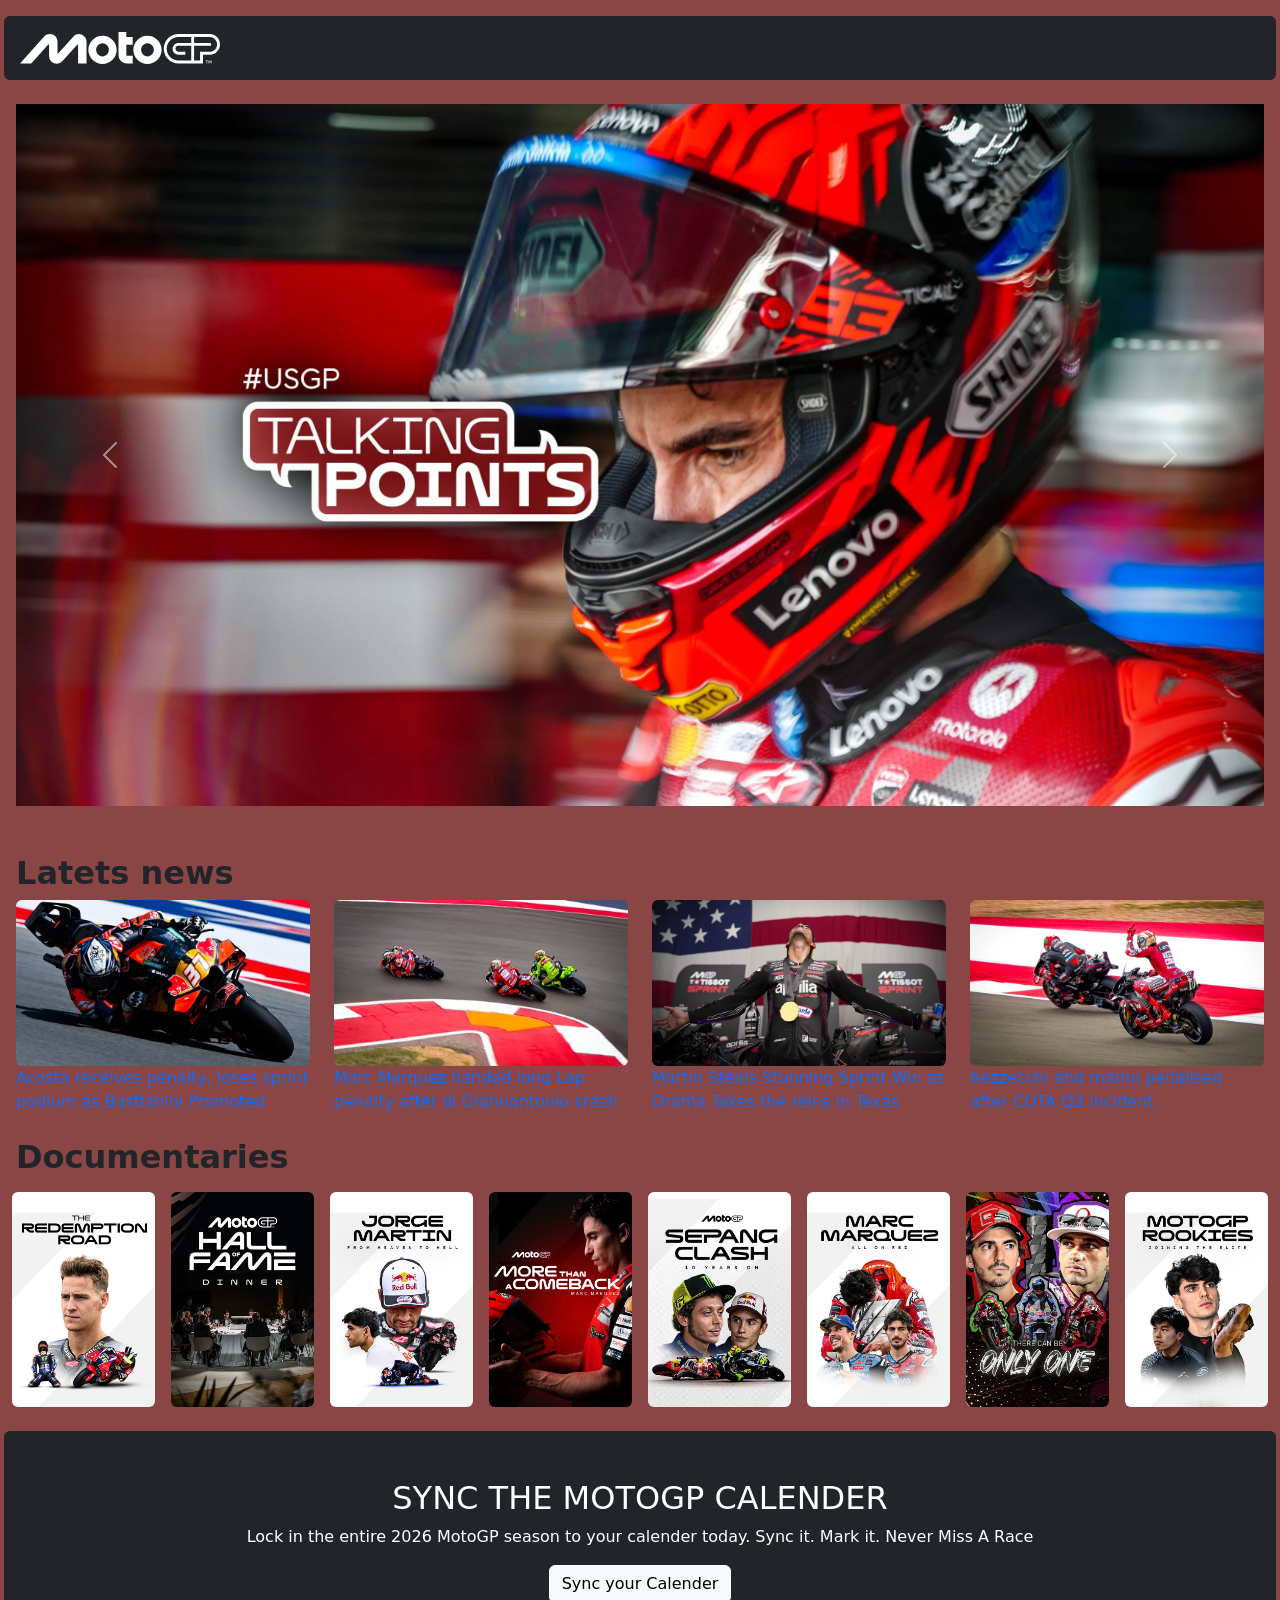
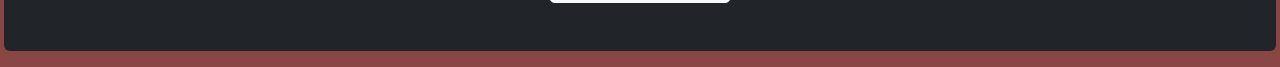
<file: Boothstap/index.html>
<!DOCTYPE html>
<html lang="en">

<head>
    <meta charset="UTF-8">
    <meta name="viewport" content="width=device-width, initial-scale=1.0">
    <title>Moto GP</title>

    </ /--- bootstrap CSS CDN --- / />
    <link href="https://cdn.jsdelivr.net/npm/bootstrap@5.3.8/dist/css/bootstrap.min.css" rel="stylesheet"
        integrity="sha384-sRIl4kxILFvY47J16cr9ZwB07vP4J8+LH7qKQnuqkuIAvNWLzeN8tE5YBujZqJLB" crossorigin="anonymous">
</head>

<body style="background-color: rgb(138, 69, 69);">


    <div class="Container m-3">
        <!-- Container Fluid -->
        <div class="row">
            <div class="col bg-dark rounded p-3">
                <img src="imgae/mgp-logo-on-dark.svg" alt="" width="200px">
            </div>
        </div>
<br>
        <!-- CArousel -->
        <div id="carouselExampleAutoplaying" class="carousel slide" data-bs-ride="carousel rounded ">
            <div class="carousel-inner">
                <div class="carousel-item active">
                    <img src="imgae/Talking_Points-copy.webp" class="d-block w-100" alt="...">
                </div>
                <div class="carousel-item">
                    <img src="imgae/SLIDE 3.webp" class="d-block w-100" alt="">
                </div>
                <div class="carousel-item">
                    <img src="imgae/SLIDE2.webp" class="d-block w-100" alt="">
                </div>
                <div class="carousel-item">
                    <img src="imgae/SLIEDE3.webp" class="d-block w-100" alt="">
                </div>
            </div>
            <button class="carousel-control-prev" type="button" data-bs-target="#carouselExampleAutoplaying"
                data-bs-slide="prev">
                <span class="carousel-control-prev-icon" aria-hidden="true"></span>
                <span class="visually-hidden">Previous</span>
            </button>
            <button class="carousel-control-next" type="button" data-bs-target="#carouselExampleAutoplaying"
                data-bs-slide="next">
                <span class="carousel-control-next-icon" aria-hidden="true"></span>
                <span class="visually-hidden">Next</span>
            </button>
        </div>
        <br>
        <br>
        
        <h2
            style="font-family: system-ui, -apple-system, BlinkMacSystemFont, 'Segoe UI', Roboto, Oxygen, Ubuntu, Cantarell, 'Open Sans', 'Helvetica Neue', sans-serif;">
            <b>Latets news</b>
        </h2>
        <!-- Latets news -->
        <div class="row">
            <div class="col-lg-3 col-md-6">
                <img src="imgae/news1.webp" alt="" class=" w-100 rounded">
                <!-- Bisa juga Menggunakan w-100, img-fluid-->
                <a href="#" class="link-primary link-offset-2 link-underline-opacity-25 
                    link-underline-opacity-100-hover">Acosta receives penalty, loses sprint podium as Bastianini
                    Promoted

                </a>
            </div>

            <div class="col-lg-3 col-md-6">
                <img src="imgae/news2.webp" alt="" class=" w-100 rounded">
                <!-- Bisa juga Menggunakan w-100, img-fluid-->
                <a href="#" class="link-primary link-offset-2 link-underline-opacity-25 
                    link-underline-opacity-100-hover">Marc Marquez handed long Lap penalty after di Giannantonio crash

                </a>
            </div>
            <div class="col-lg-3 col-md-6">
                <img src="imgae/news3.webp" alt="" class=" w-100 rounded">
                <!-- Bisa juga Menggunakan w-100, img-fluid-->
                <a href="#" class="link-primary link-offset-2 link-underline-opacity-25 
                    link-underline-opacity-100-hover">Martin Steals Stunning Sprint Win as Drama Takes the reins in
                    Texas
                </a>
            </div>
            <div class="col-lg-3 col-md-6">
                <img src="imgae/news4.webp" alt="" class=" w-100 rounded">
                <!-- Bisa juga Menggunakan w-100, img-fluid-->
                <a href="#" class="link-primary link-offset-2 link-underline-opacity-25 
                    link-underline-opacity-100-hover">bezzecchi and marini penalised after COTA Q2 incident

                </a>
            </div>
        </div>
        <br>
        <h2
            style="font-family: system-ui, -apple-system, BlinkMacSystemFont, 'Segoe UI', Roboto, Oxygen, Ubuntu, Cantarell, 'Open Sans', 'Helvetica Neue', sans-serif;">
            <b>Documentaries</b>
        </h2>
        <div class="row">
            <div class="col-lg col-md-3 p-2">
                <img src="imgae/FQ_Documentary_COVER.webp" alt="" class="w-100 rounded">
            </div>
            <div class="col-lg col-md-3 p-2">
                <img src="imgae/Hall_of_fame_Cover_web.webp" alt="" class="w-100 rounded">
            </div>
            <div class="col-lg col-md-3 p-2">
                <img src="imgae/JM_Documentary_COVER.webp" alt="" class="w-100 rounded">
            </div>
            <div class="col-lg col-md-3 p-2">
                <img src="imgae/MGP-MTAC-608x912.webp" alt="" class="w-100 rounded">
            </div>
            <div class="col-lg col-md-3 p-2">
                <img src="imgae/MGP-Sepang_Clash-608x912.webp" alt="" class="w-100 rounded">
            </div>
            <div class="col-lg col-md-3 p-2">
                <img src="imgae/MM_Documentary_COVER.webp" alt="" class="w-100 rounded">
            </div>
            <div class="col-lg col-md-3 p-2">
                <img src="imgae/TCBOO_Generic.webp" alt="" class="w-100 rounded">
            </div>
            <div class="col-lg col-md-3 p-2">
                <img src="imgae/ROOKIES_Documentary_COVER.webp" alt="" class="w-100 rounded">
            </div>
        </div>
        <!-- Calender -->
        <div class="row mt-3">
            <div class="col bg-dark text-center text-white p-5 rounded">
                <h2>SYNC THE MOTOGP CALENDER</h2>
                <p>Lock in the entire 2026 MotoGP season to your calender today. Sync it. Mark it. Never Miss A Race
                </p><a href="#" class="btn btn-light rounded">Sync your Calender</a>

            </div>
        </div>

        <!-- Footer -->
    </div>



    </ /--- bootstrap JS CDN ---/ />
    <script src="https://cdn.jsdelivr.net/npm/bootstrap@5.3.8/dist/js/bootstrap.bundle.min.js"
        integrity="sha384-FKyoEForCGlyvwx9Hj09JcYn3nv7wiPVlz7YYwJrWVcXK/BmnVDxM+D2scQbITxI"
        crossorigin="anonymous"></script>
</body>

</html>
</file>
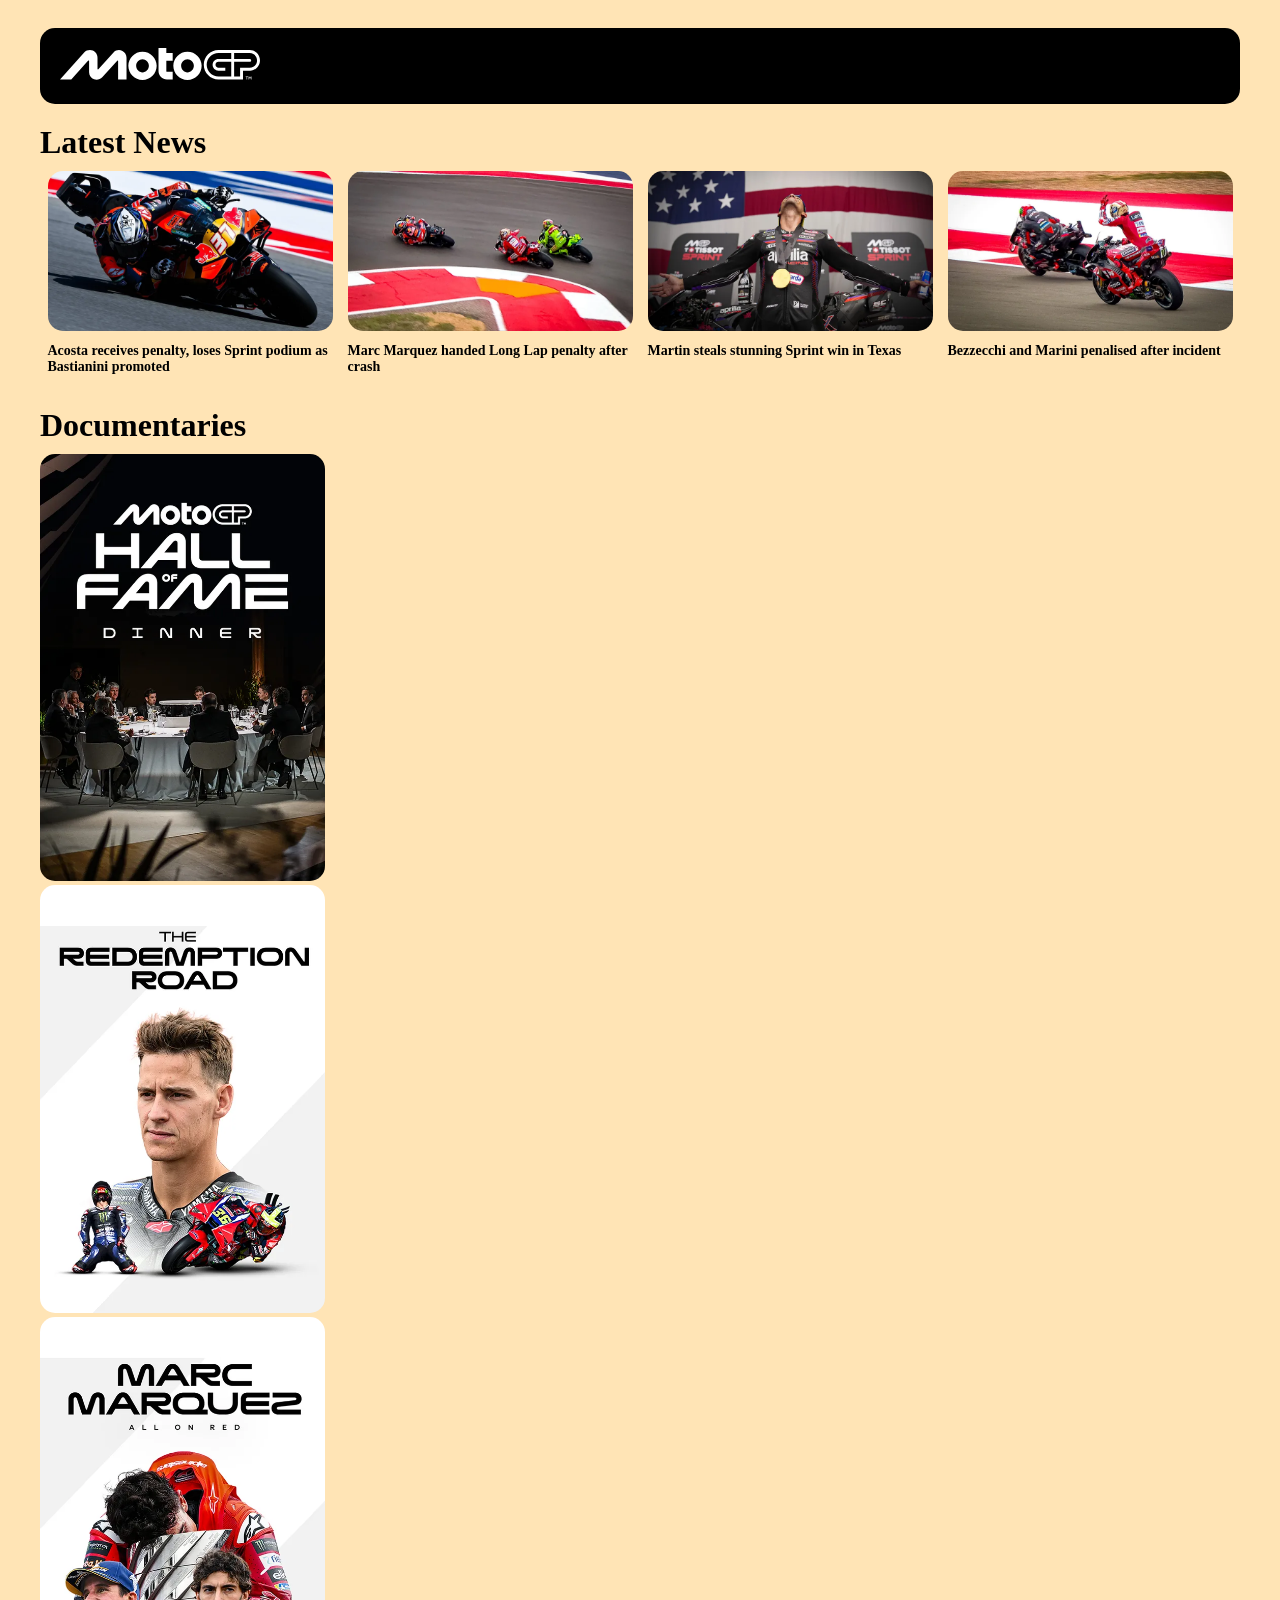
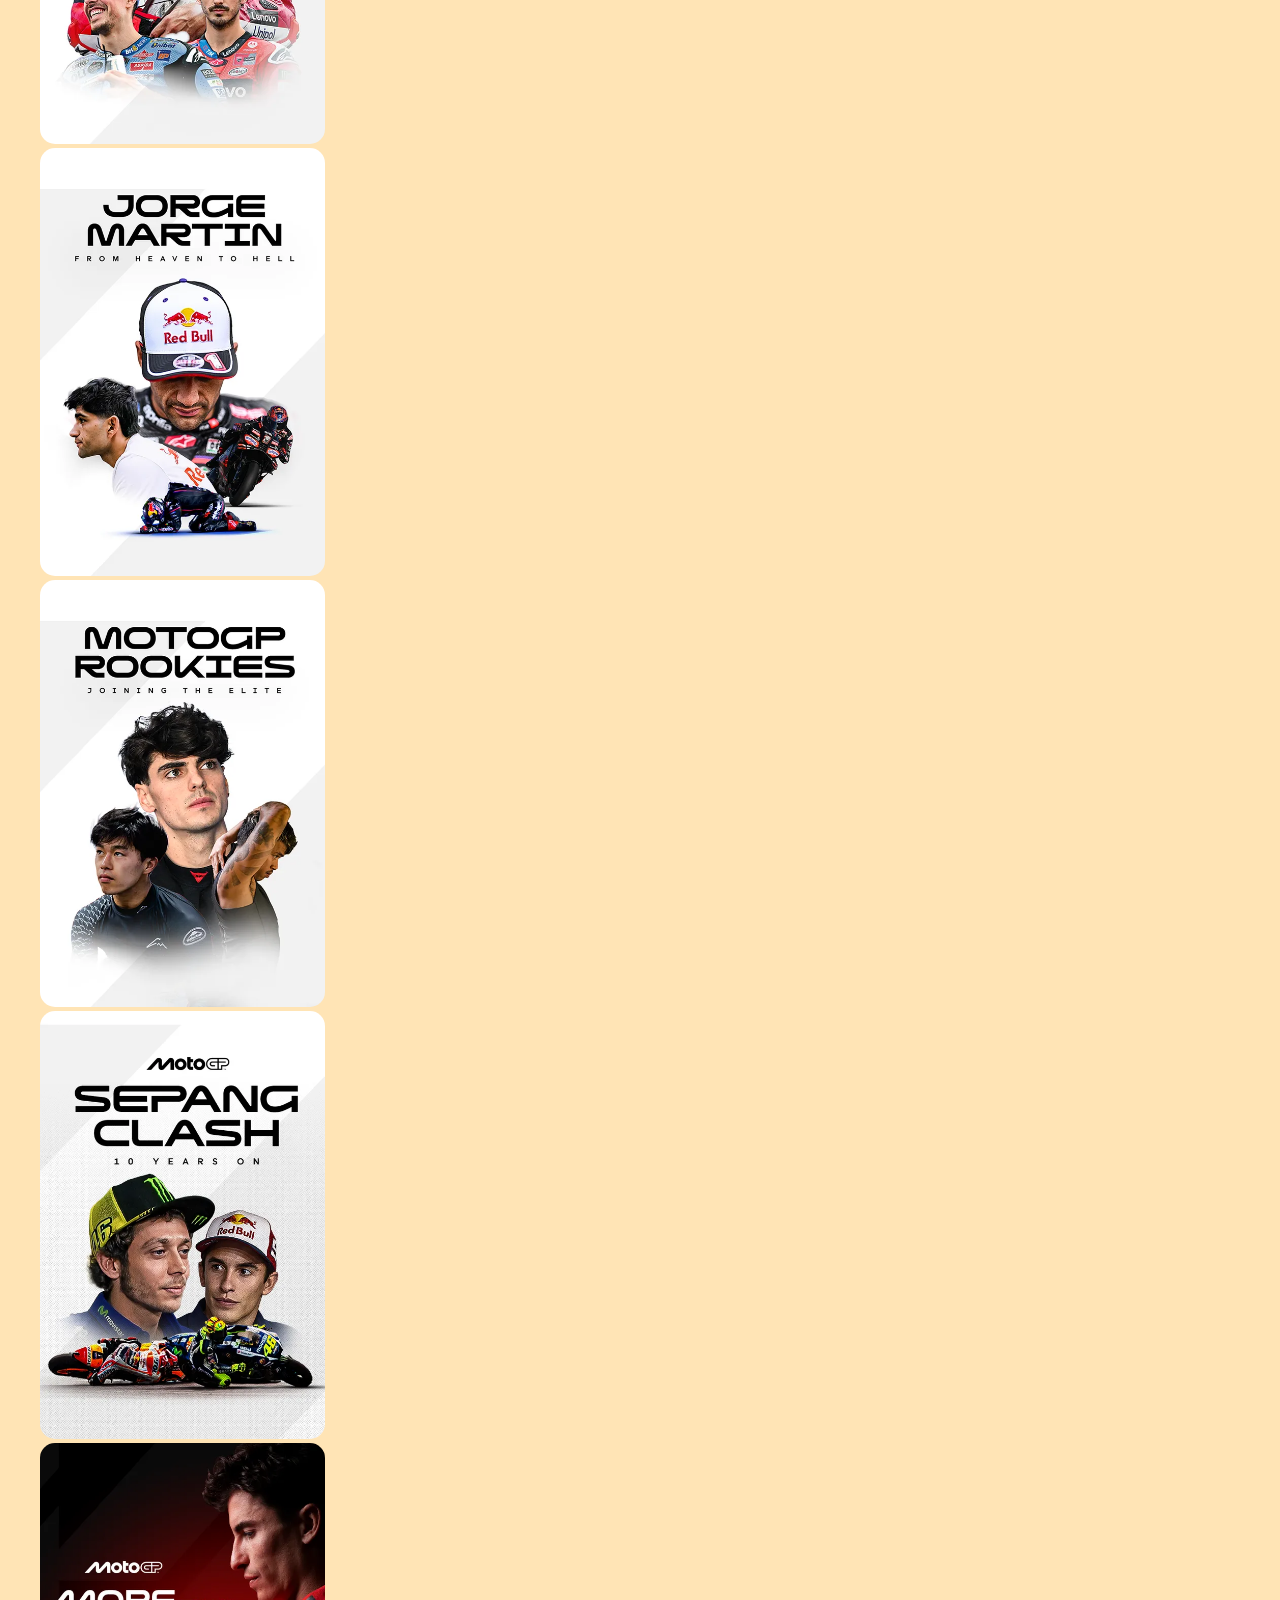
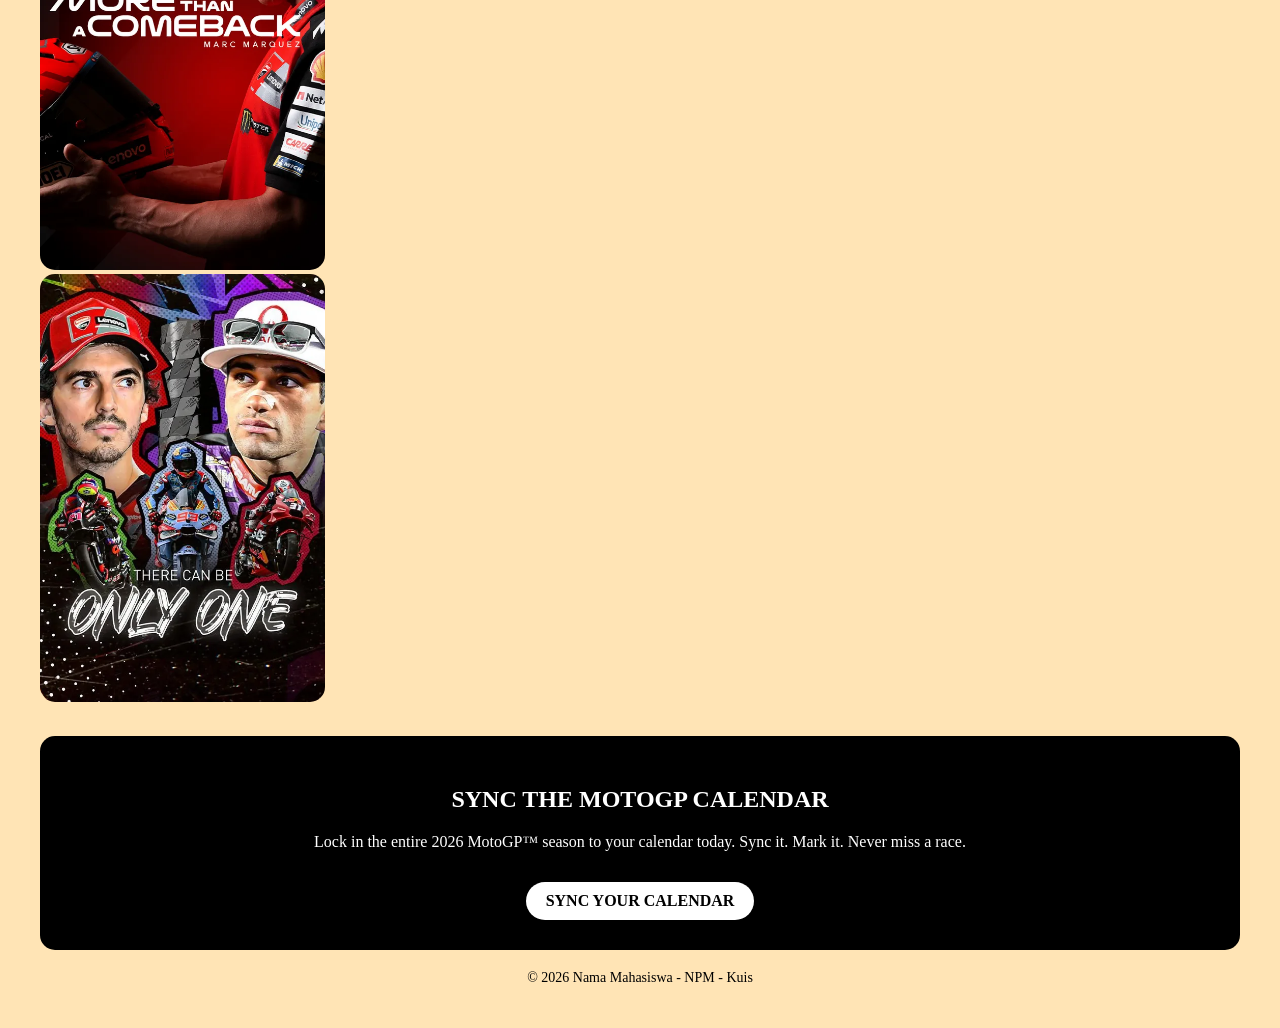
<file: Coba/index.html>
<!-- index.html -->
<!DOCTYPE html>
<html lang="en">
<head>
  <meta charset="UTF-8">
  <meta name="viewport" content="width=device-width, initial-scale=1.0">
  <title>MotoGP</title>
  <link rel="stylesheet" href="style.css">
</head>
<body>

  <div class="container">

    <!-- HEADER -->
    <div class="header">
      <img src="gambar/mgp-logo-on-dark.svg" alt="MotoGP">
    </div>

    <!-- NEWS -->
    <h1>Latest News</h1>
    <div class="row">

      <div class="card">
        <img src="gambar/news1.webp">
        <h2>Acosta receives penalty, loses Sprint podium as Bastianini promoted</h2>
      </div>

      <div class="card">
        <img src="gambar/news2.webp">
        <h2>Marc Marquez handed Long Lap penalty after crash</h2>
      </div>

      <div class="card">
        <img src="gambar/news3.webp">
        <h2>Martin steals stunning Sprint win in Texas</h2>
      </div>

      <div class="card">
        <img src="gambar/news4.webp">
        <h2>Bezzecchi and Marini penalised after incident</h2>
      </div>

    </div>

   <h1>Documentaries</h1>
<div class="doc-row">

  <div class="card"><img src="gambar/Hall_of_fame_Cover_web.webp"></div>
  <div class="card"><img src="gambar/FQ_Documentary_COVER.webp"></div>
  <div class="card"><img src="gambar/MM_Documentary_COVER.webp"></div>
  <div class="card"><img src="gambar/JM_Documentary_COVER.webp"></div>
  <div class="card"><img src="gambar/ROOKIES_Documentary_COVER.webp"></div>
  <div class="card"><img src="gambar/MGP-Sepang_Clash-608x912.webp"></div>
  <div class="card"><img src="gambar/MGP-MTAC-608x912.webp"></div>
  <div class="card"><img src="gambar/TCBOO_Generic.webp"></div>

</div>

    <!-- SYNC -->
    <div class="sync">
      <h2>SYNC THE MOTOGP CALENDAR</h2>
      <p>Lock in the entire 2026 MotoGP™ season to your calendar today. Sync it. Mark it. Never miss a race.</p>
      <div class="btn">SYNC YOUR CALENDAR</div>
    </div>

    <!-- FOOTER -->
    <footer>
      <p>© 2026 Nama Mahasiswa - NPM - Kuis</p>
    </footer>

  </div>

</body>
</html>
</file>
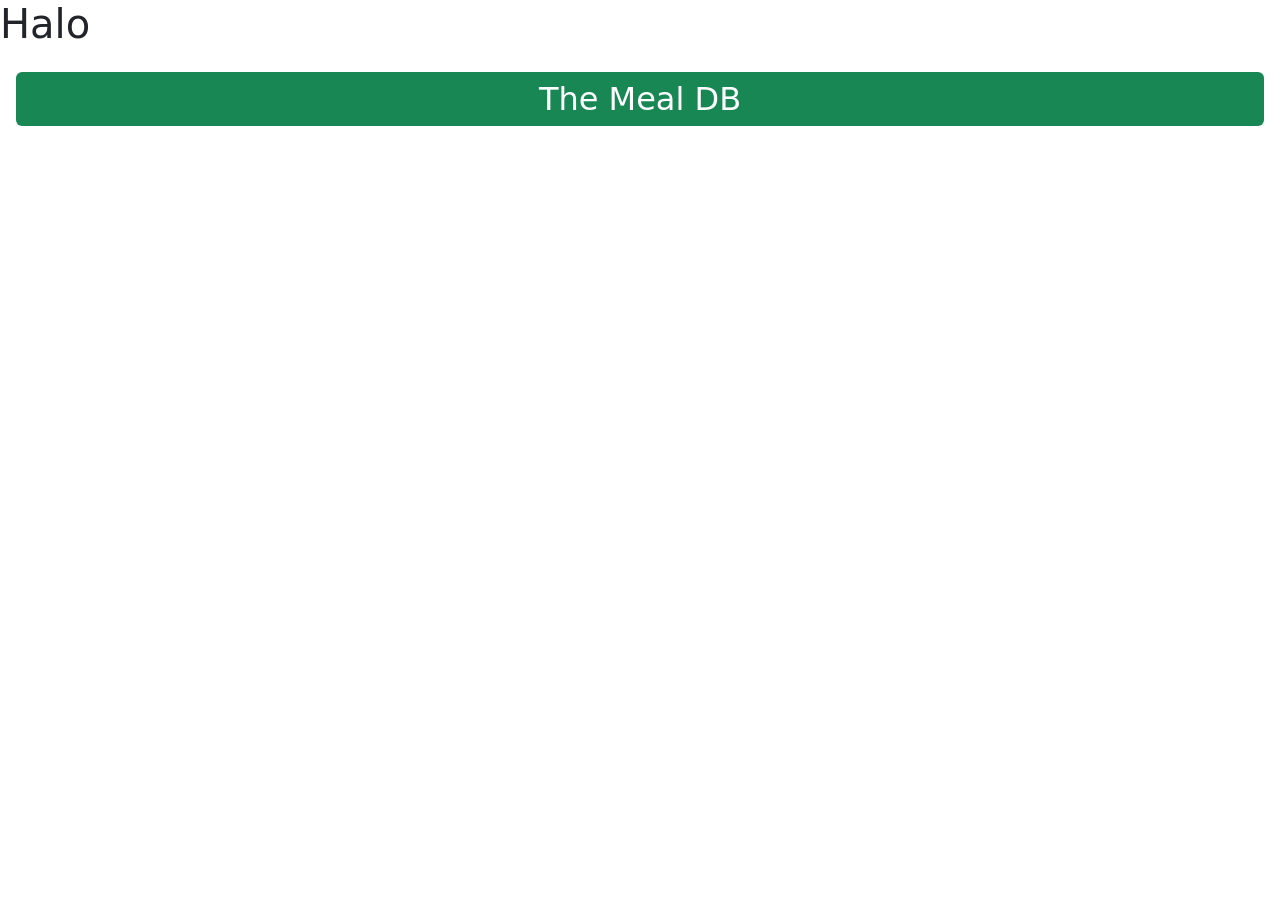
<file: java/index.html>
<!DOCTYPE html>
<html lang="en">
<head>
  <meta charset="UTF-8">
  <meta name="viewport" content="width=device-width, initial-scale=1.0">
  <title>Tugas 3</title>
  <link href="https://cdn.jsdelivr.net/npm/bootstrap@5.3.2/dist/css/bootstrap.min.css" rel="stylesheet">
</head>
<body>
  <h1>Halo
  </h1>
  <h2 class="text-center mt-4 bg-success text-white mx-3 rounded py-2">The Meal DB</h2>
  <div class="container my-4">
    <div id="categories" class="row"></div>
  </div>

  <script src="script.js"></script>
</body>
</html>
</file>
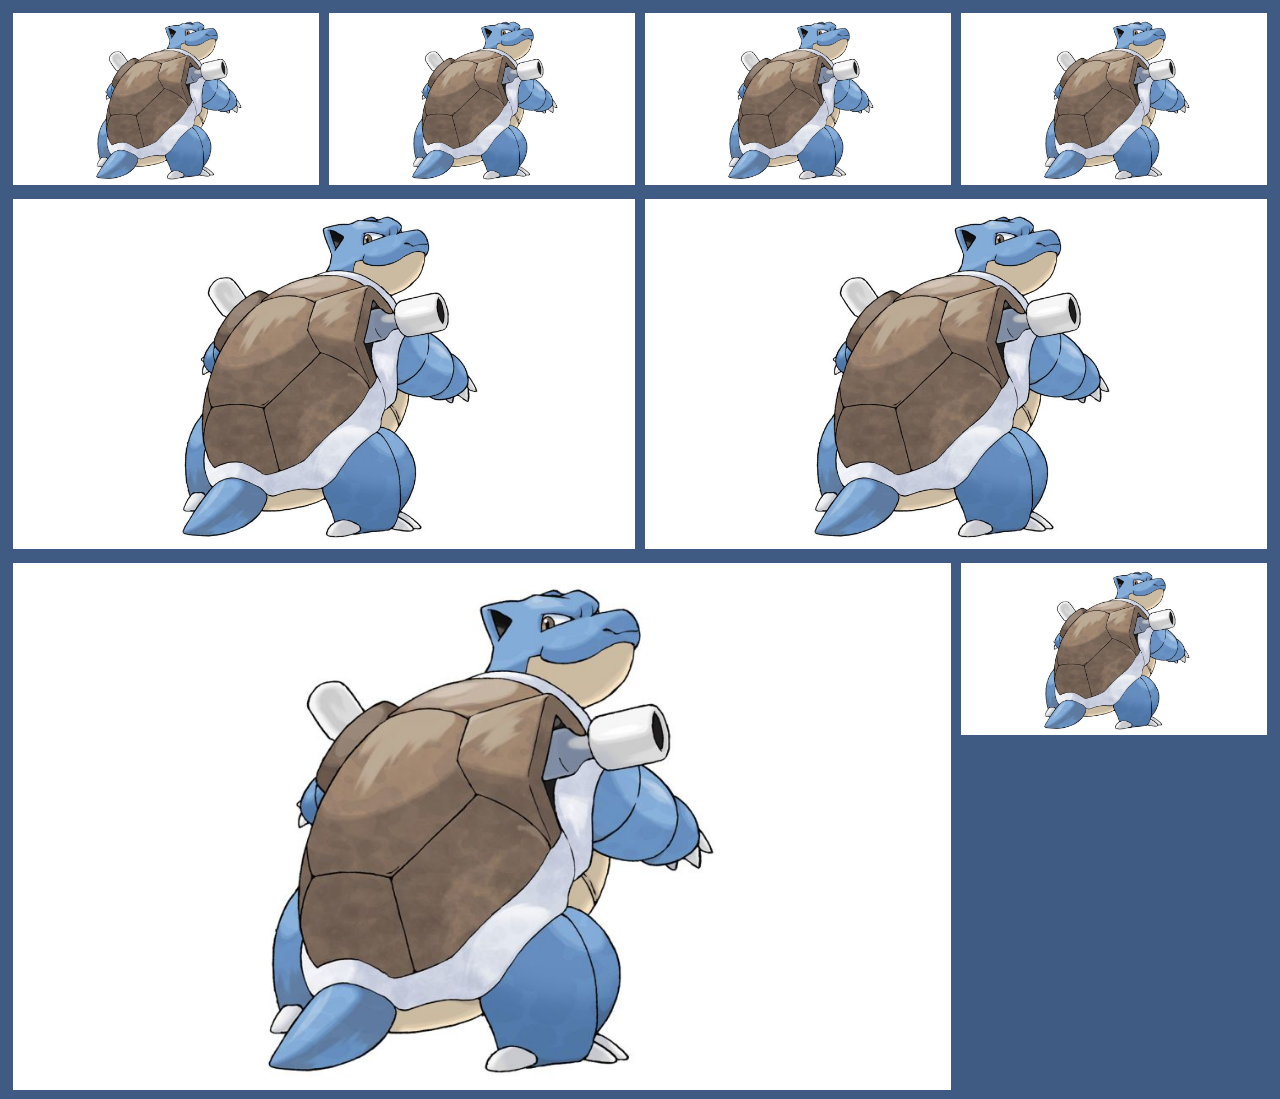
<file: LAtihan/index.html>
<!DOCTYPE html>
<html lang="en">

<head>
    <meta charset="UTF-8">
    <meta name="viewport" content="width=device-width, initial-scale=1.0">
    <title>LATIHAN</title>
    <link rel="stylesheet" href="style.css">
</head>

<body>
    <div class="col-lg-25 col-md-50 p-5">
        <img src="images/210226041521-03-pokemon-anniversary-design.jpg "
            alt=""> 
    </div>
    <div class="col-lg-25 col-md-50 p-5">
        <img src="images/210226041521-03-pokemon-anniversary-design.jpg"
            alt=""> 
    </div>
    <div class="col-lg-25 col-md-50 p-5">
        <img src="images/210226041521-03-pokemon-anniversary-design.jpg "
            alt=""> 
    </div>
    <div class="col-lg-25 col-md-50 p-5">
        <img src="images/210226041521-03-pokemon-anniversary-design.jpg "
            alt=""> 
    </div>
    <div class="col-lg-50 col-md-100 p-5">
        <img src="images/210226041521-03-pokemon-anniversary-design.jpg "
            alt=""> 
    </div>
    <div class="col-lg-50 col-md-100 p-5">
        <img src="images/210226041521-03-pokemon-anniversary-design.jpg"
            alt=""> 
    </div>
    <div class="col-lg-75 col-md-100 p-5">
        <img src="images/210226041521-03-pokemon-anniversary-design.jpg"
            alt=""> 
    </div>
    <div class="col-lg-25 col-md-100 p-5">
        <img src="images/210226041521-03-pokemon-anniversary-design.jpg "
            alt=""> 
            
    </div>

</body>

</html>
</file>
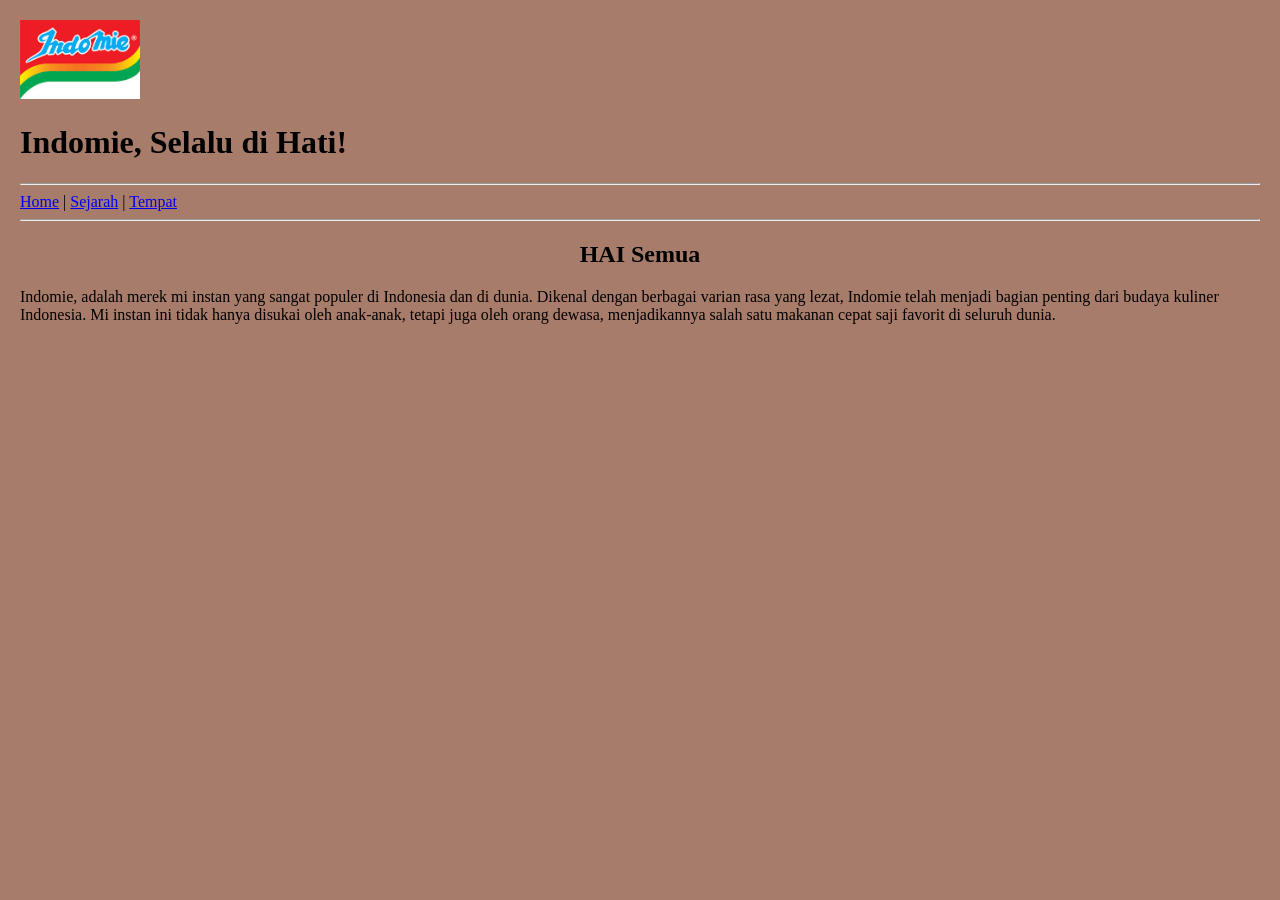
<file: Tugas 2/index.html>
<!DOCTYPE html>
<html lang="en">

<head>
    <meta charset="UTF-8">
    <meta name="viewport" content="width=device-width, initial-scale=1.0">
    <title>Document</title>
</head>
<style>
    body {
        font-family: Montserrat, ;
        margin: 20px;
        background-color: rgb(168, 124, 107);
    }
</style>

<body>
    <img src="[data-uri]"
        alt="Indomi" width="120px" walt="">
    <h1>Indomie, Selalu di Hati! </h1>
    <hr>
    <a href="Paga-Latihan-html.html">Home</a>
    |
    <a href="sejarahindo.html">Sejarah</a>
    |
    <a href="maplink.html">Tempat</a>

    <br>
    <hr>

    <h2 style="text-align: center;">HAI Semua</h2>

    <p>Indomie, adalah merek mi instan yang sangat populer di Indonesia dan di dunia. Dikenal dengan berbagai varian rasa
        yang lezat, Indomie telah menjadi bagian penting dari budaya kuliner Indonesia. Mi instan ini tidak hanya
        disukai oleh anak-anak, tetapi juga oleh orang dewasa, menjadikannya salah satu makanan cepat saji favorit di
        seluruh dunia.</p>

</html>
</file>
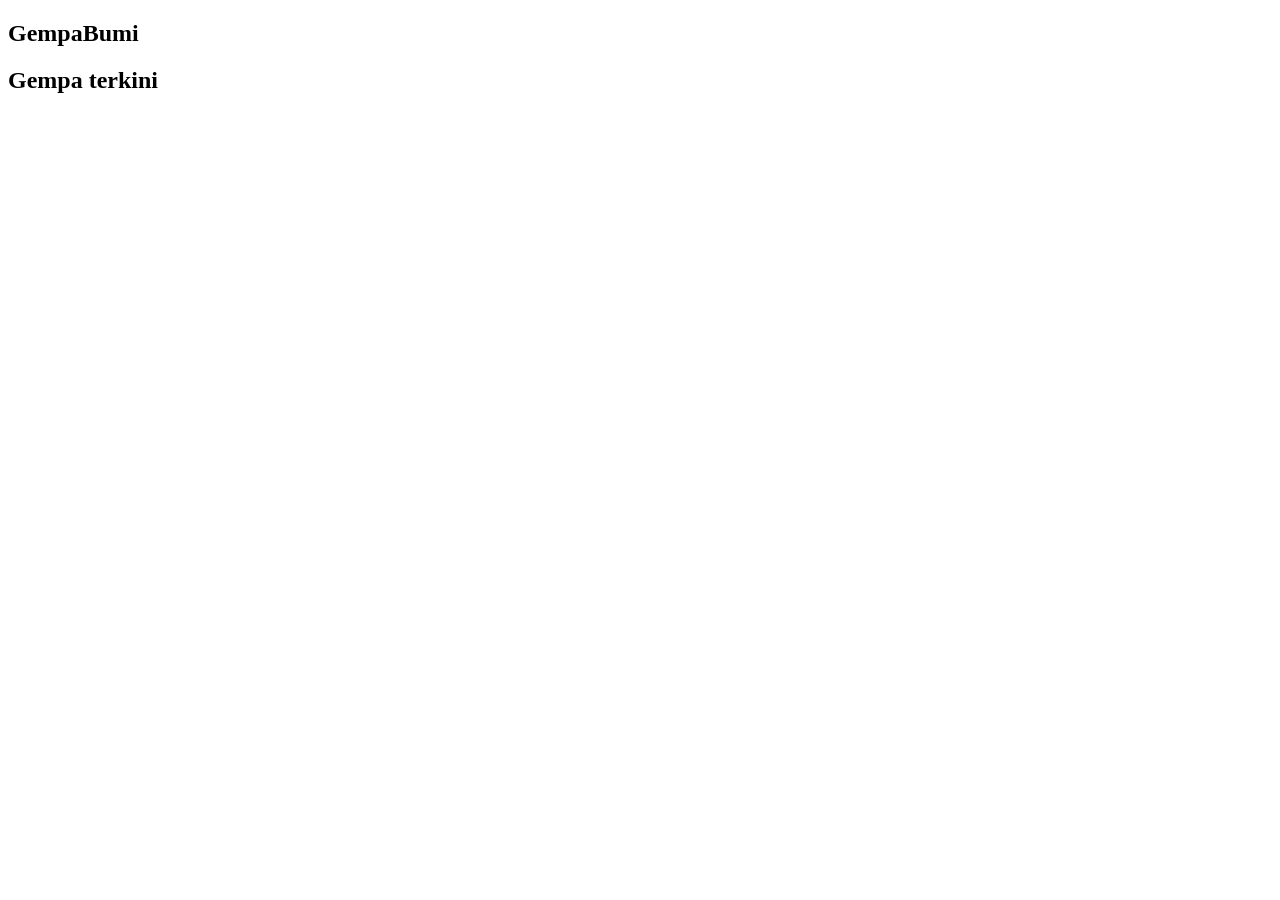
<file: Gempa.html/gempa.html>
<!DOCTYPE html>
<html lang="en">
<head>
    <meta charset="UTF-8">
    <meta name="viewport" content="width=device-width, initial-scale=1.0">
    <title>BMKG</title>
</head>
<body>
    <h2>GempaBumi</h2>
    <div id="data-gempa"></div>

    <h2>Gempa terkini</h2>
    <div id="gempa-terbaru"></div>

    
    <Script src="bmkg.js"></Script>
    
</body>
</html>
</file>
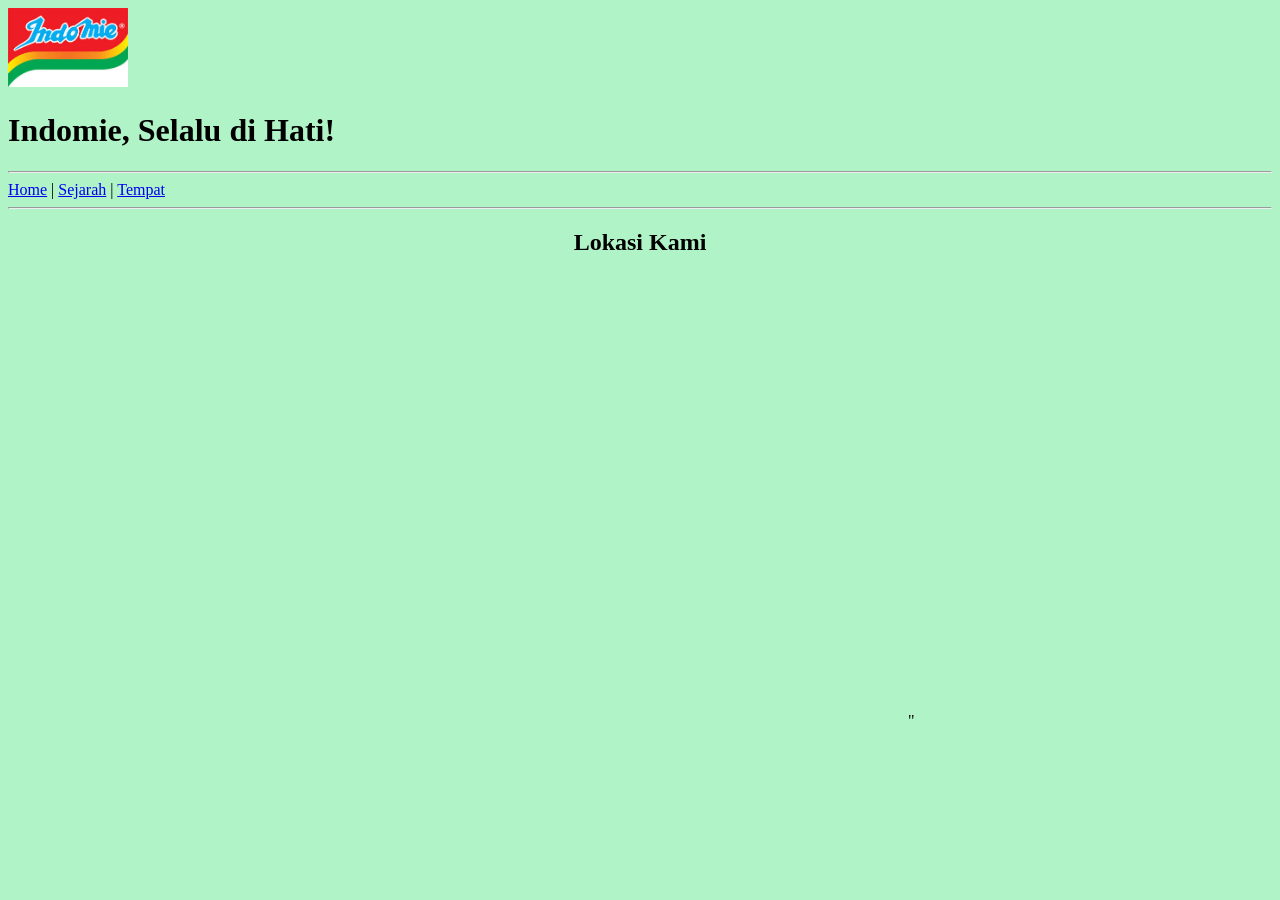
<file: Tugas 2/maplink.html>
<!DOCTYPE html>
<html lang="en">

<head>
    <meta charset="UTF-8">
    <meta name="viewport" content="width=device-width, initial-scale=1.0">
    <title>Document</title>
</head>
<style>
    body {
        background-color: #b0f3c7;
    }
</style>

<body>
    <img src="[data-uri]"
        alt="Indomi" width="120px" walt="">
    <h1>Indomie, Selalu di Hati! </h1>

    <hr>
    <a href="Paga-Latihan-html.html">Home</a>
    |
    <a href="sejarahindo.html">Sejarah</a>
    |
    <a href="maplink.html">Tempat</a>
    <br>
    <hr>
    <section>
        <h2 style="text-align: center;">Lokasi Kami</h2>
        <iframe
            src="https://www.google.com/maps/embed?pb=!1m18!1m12!1m3!1d3984.790447852825!2d104.72999620000003!3d-2.876728099999998!2m3!1f0!2f0!3f0!3m2!1i1024!2i768!4f13.1!3m3!1m2!1s0x2e3b72346ed12d8f%3A0xabad5daa4fa709d!2sPT%20Indofood%20Tanjung%20Api%20Api!5e0!3m2!1sen!2sid!4v1772640463876!5m2!1sen!2sid"
            width="900" height="450" style="border:0;" allowfullscreen="" loading="lazy"
            referrerpolicy="no-referrer-when-downgrade"></iframe>"
    </section>

</body>

</html>
</file>
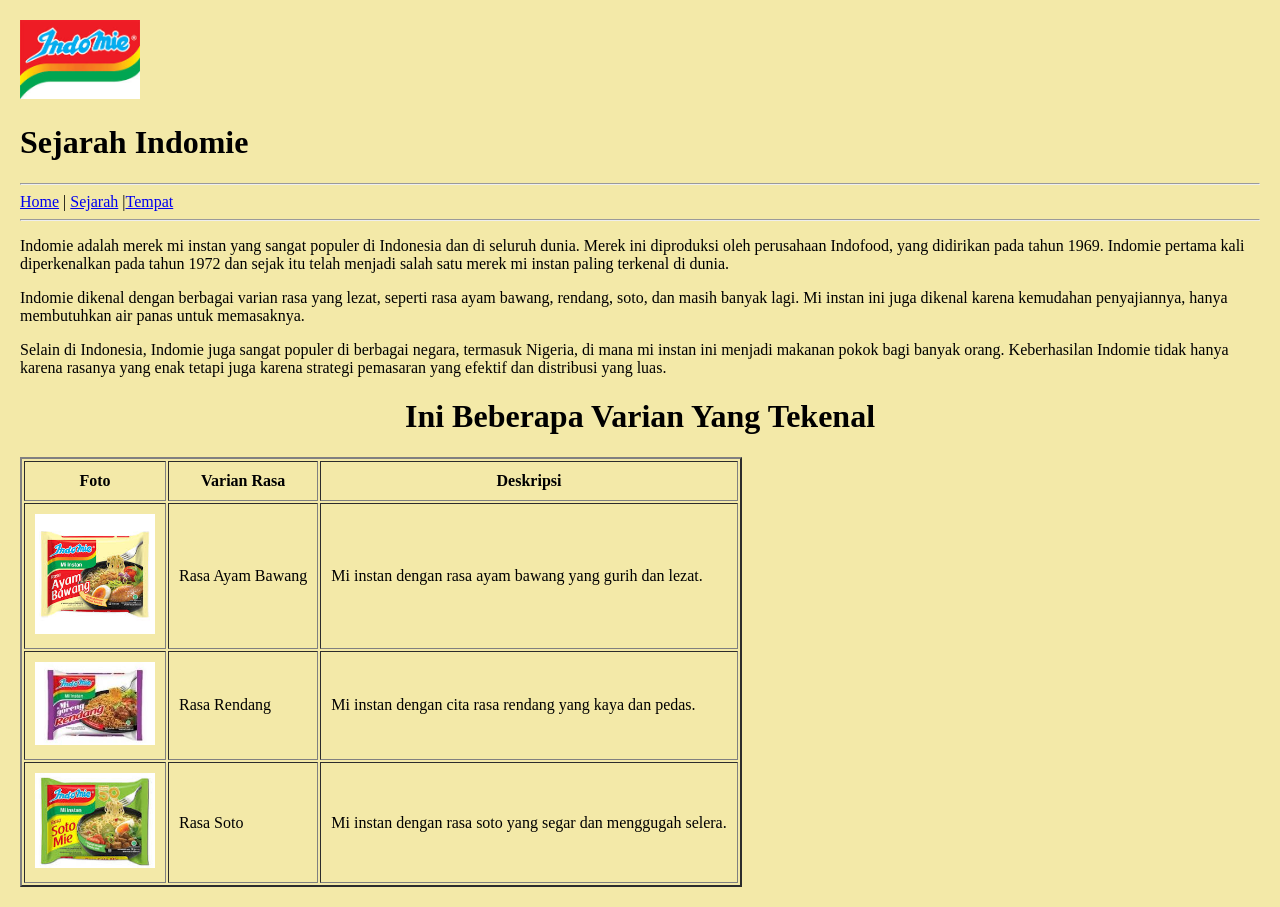
<file: Tugas 2/sejarahindo.html>
<!DOCTYPE html>
<html lang="en">

<head>
    <meta charset="UTF-8">
    <meta name="viewport" content="width=device-width, initial-scale=1.0">
    <title>Document</title>
</head>
<style>
    body {
        font-family: Montserrat, ;
        margin: 20px;
        background-color: rgb(243, 233, 168);
    }
</style>

<body>
    <img src="[data-uri]"
        alt="Indomi" width="120px" walt="">
    <h1>Sejarah Indomie</h1>
    <hr>
    <a href="Paga-Latihan-html.html">Home</a>
    |
    <a href="sejarahindo.html">Sejarah</a>
    |<a href="maplink.html">Tempat</a>
    <br>
    <hr>
    <p>Indomie adalah merek mi instan yang sangat populer di Indonesia dan di seluruh dunia. Merek ini diproduksi oleh
        perusahaan Indofood, yang didirikan pada tahun 1969. Indomie pertama kali diperkenalkan pada tahun 1972 dan
        sejak itu telah menjadi salah satu merek mi instan paling terkenal di dunia.</p>
    <p>Indomie dikenal dengan berbagai varian rasa yang lezat, seperti rasa ayam bawang, rendang, soto, dan masih banyak
        lagi. Mi instan ini juga dikenal karena kemudahan penyajiannya, hanya membutuhkan air panas untuk memasaknya.
    </p>
    <p>Selain di Indonesia, Indomie juga sangat populer di berbagai negara, termasuk Nigeria, di mana mi instan ini
        menjadi makanan pokok bagi banyak orang. Keberhasilan Indomie tidak hanya karena rasanya yang enak tetapi juga
        karena strategi pemasaran yang efektif dan distribusi yang luas.</p>
        <h1 style="text-align: center;">Ini Beberapa Varian Yang Tekenal </h1>
    <table border="2" margin="20px" cellpadding="10px">
        <tr>
            <th>Foto</th>
            <th>Varian Rasa</th>
            <th>Deskripsi</th>
        </tr>
        <tr>
            <td><img src="[data-uri]"
                    width="120px" alt="Kari ayam"></td>

            <td>Rasa Ayam Bawang</td>
            <td> Mi instan dengan rasa ayam bawang yang gurih dan lezat.</td>
        </tr>
        <tr>
            <td><img src="[data-uri]" width="120
                " alt=""></td>
            <td>Rasa Rendang</td>
            <td>Mi instan dengan cita rasa rendang yang kaya dan pedas.</td>
        </tr>
        <tr>
            <td><img src="[data-uri]" width="120
                " alt="indomi soto"></td>
            <td>Rasa Soto</td>
            <td>Mi instan dengan rasa soto yang segar dan menggugah selera.</td>
        </tr>
    </table>

</body>

</html>
</file>
<file: Coba/style.css>
/* style.css */
.container {
  max-width: 1200px;
  margin: auto;
  padding: 20px;
}
 body{
    background-color: moccasin;
 }

/* HEADER */
.header {
  background: black;
  padding: 20px;
  border-radius: 15px;
  text-align:left;
  margin-bottom: 20px;
}

.header img {
  width: 200px;
}

h1 {
  margin: 20px 0 10px;
}

/* GRID */
.row {
  display: flex;
  flex-wrap: wrap;
  gap: 15px;
  justify-content: center; /* ini bikin tengah di HP */
}

.card {
  flex: 1 1 calc(25% - 15px); /* desktop 4 kolom */
  max-width: calc(25% - 15px);
}

.card img {
  width: 100%;
  border-radius: 15px;
}

.card h2 {
  font-size: 14px;
  margin-top: 8px;
}

/* DOCUMENTARIES */
.doc img {
    text-align: left;
  border-radius: 15px;
}

/* SYNC SECTION */
.sync {
  background: black;
  color: white;
  padding: 30px;
  border-radius: 15px;
  text-align: center;
  margin-top: 30px;
}

.btn {
  background: white;
  color: black;
  padding: 10px 20px;
  border-radius: 20px;
  display: inline-block;
  margin-top: 15px;
  font-weight: bold;
}

footer {
  text-align: center;
  margin-top: 20px;
  font-size: 14px;
}

/* TABLET */
@media (max-width: 991px) {
  .card {
    flex: 1 1 calc(50% - 15px);
    max-width: calc(50% - 15px);
  }
}


/* MOBILE */

@media (max-width: 600px) {
  .card {
    flex: 1 1 100%;
    max-width: 100%;
  }
}
</file>
<file: LAtihan/style.css>
body {
    background-color: rgb(107, 169, 223);


}
*{
    box-sizing: border-box;
}

img{
    width: 100% ;
}

.p-5{
    padding: 5px;
}

/* css hp : max-width : 600px*/
@media screen and (max-width: 600px) {
    body {
        background-color: rgb(115, 132, 65);

    }

}

/*css tablet : max-width : 992px*/
@media screen and (min-width: 601px) {
    body {
        background-color: rgb(61, 130, 104);
    }

    .col-md-50 {
        width: 50%;
        float: left;
    }

    .col-md-100 {
        width: 100%;

    }

}

/*css desktop : min-width : 993px*/
@media screen and (min-width: 993px) {
    body {
        background-color: rgb(63, 91, 131);
        color: white;
    }

    /*Gunakan class selector*/
    .col-lg-25 {
        width: 25%;
        float: left;
    }

    .col-lg-50 {
        width: 50%;
        float: left;
    }
    .col-lg-75
    {
        width: 75%;
        float: left;
    }
   
}
</file>
